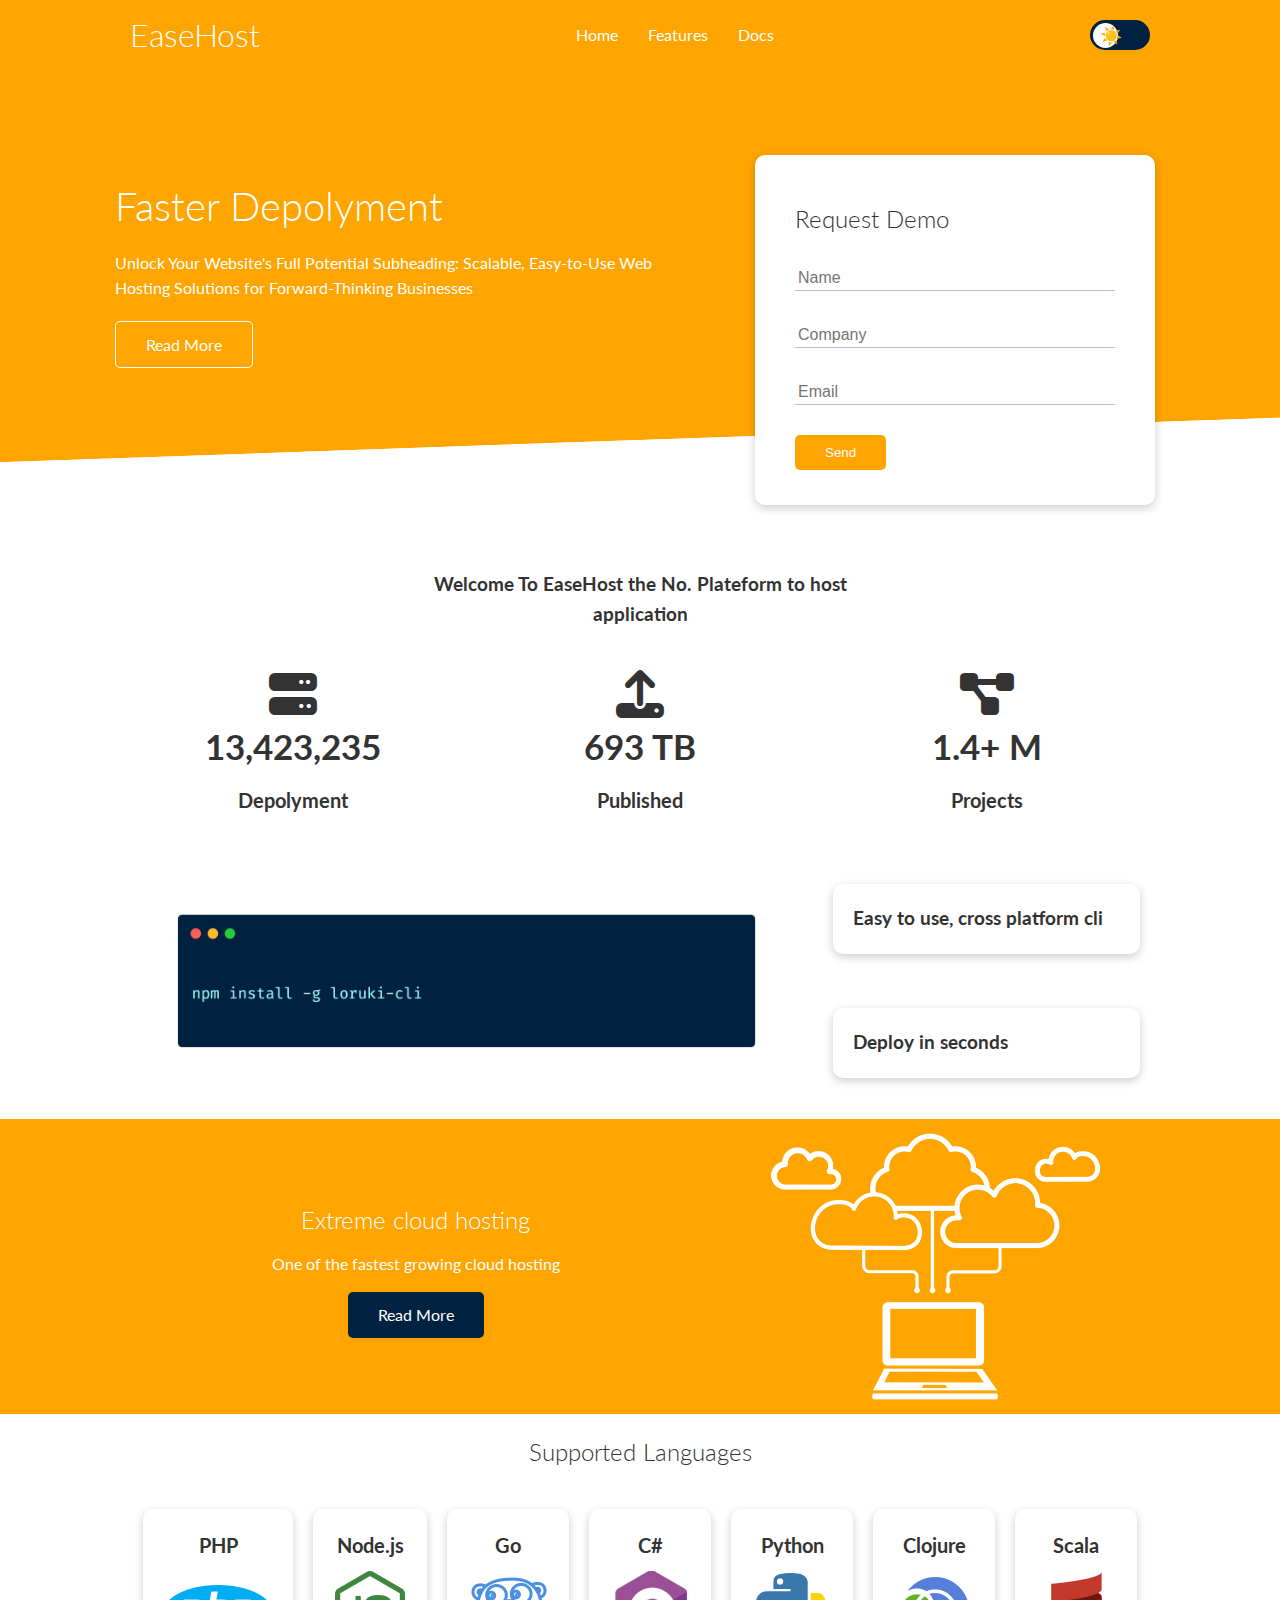
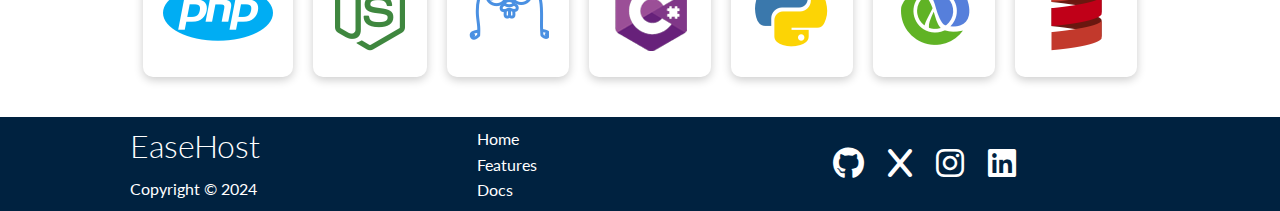
<file: index.html>
<!DOCTYPE html>
<html lang="en">
  <head>
    <meta charset="UTF-8" />
    <meta name="viewport" content="width=device-width, initial-scale=1.0" />
    <link rel="stylesheet" href="css/utilities.css" />
    <link
      rel="stylesheet"
      href="https://cdnjs.cloudflare.com/ajax/libs/font-awesome/6.5.1/css/all.min.css"
    />
    <link rel="stylesheet" href="css/style.css" />
    <title>EaseHost | Cloud hosting</title>
  </head>
  <body>
    <!-- Navbar -->
    <div class="navbar">
      <div class="container flex">
        <h1 class="logo">EaseHost</h1>
        <nav>
          <ul>
            <li><a href="index.html">Home</a></li>
            <li><a href="Features.html">Features</a></li>
            <li><a href="docs.html">Docs</a></li>
          </ul>
        </nav>
        <!-- Dark Mode Toggle Switch with Icons -->
        <div class="toggle-container">
          <input type="checkbox" id="dark-mode-toggle" />
          <label for="dark-mode-toggle" class="toggle">
            <span class="toggle-icon day-icon">☀️</span>
            <span class="toggle-icon night-icon">🌙</span>
          </label>
        </div>
      </div>
    </div>

    <!-- Showcase -->

    <section class="showcase">
      <div class="container grid">
        <div class="showcase-text">
          <h1>Faster Depolyment</h1>
          <p>
            Unlock Your Website's Full Potential Subheading: Scalable,
            Easy-to-Use Web Hosting Solutions for Forward-Thinking Businesses
          </p>

          <a href="features.html" class="btn btn-outline">Read More</a>
        </div>

        <div class="showcase-form card">
          <h2>Request Demo</h2>
          <form action="">
            <div class="form-control">
              <input type="text" name="name" placeholder="Name" required />
            </div>
            <div class="form-control">
              <input
                type="text"
                name="company"
                placeholder="Company"
                required
              />
            </div>
            <div class="form-control">
              <input type="email" name="email" placeholder="Email" required />
            </div>
            <input type="submit" value="Send" class="btn btn-primary" />
          </form>
        </div>
      </div>
    </section>

    <!-- stats -->
    <section class="stats">
      <div class="container">
        <h3 class="stats-heading text-center my-1">
          Welcome To EaseHost the No. Plateform to host application
        </h3>

        <div class="grid grid-3 text-center my-4">
          <div>
            <i class="fas fa-server fa-3x"></i>
            <h3>13,423,235</h3>
            <p class="text-secondary">Depolyment</p>
          </div>
          <div>
            <i class="fas fa-upload fa-3x"></i>
            <h3>693 TB</h3>
            <p class="text-secondary">Published</p>
          </div>
          <div>
            <i class="fas fa-project-diagram fa-3x"></i>
            <h3>1.4+ M</h3>
            <p class="text-secondary">Projects</p>
          </div>
        </div>
      </div>
    </section>

    <!-- cli -->
    <section class="cli">
      <div class="container grid">
        <img src="images/cli.png" alt="" />
        <div class="card">
          <h3>Easy to use, cross platform cli</h3>
        </div>
        <div class="card">
          <h3>Deploy in seconds</h3>
        </div>
      </div>
    </section>

    <!-- Cloud -->
    <section class="cloud bg-primary my-2 py-2">
      <div class="container grid">
        <div class="text-center">
          <h2 class="lg">Extreme cloud hosting</h2>
          <p class="lead my-1">One of the fastest growing cloud hosting</p>
          <a href="features.html" class="btn btn-dark">Read More</a>
        </div>
        <img src="images/cloud.png" alt="" srcset="" />
      </div>
    </section>

    <!-- Languages -->
    <section class="languages">
      <h2 class="md text-center my-2">Supported Languages</h2>
      <div class="container flex">
        <div class="card">
          <h4>PHP</h4>
          <img src="images/logos/php.png" alt="" srcset="" />
        </div>
        <div class="card">
          <h4>Node.js</h4>
          <img src="images/logos/node.png" alt="" srcset="" />
        </div>
        <div class="card">
          <h4>Go</h4>
          <img src="images/logos/go.png" alt="" srcset="" />
        </div>
        <div class="card">
          <h4>C#</h4>
          <img src="images/logos/csharp.png" alt="" srcset="" />
        </div>
        <div class="card">
          <h4>Python</h4>
          <img src="images/logos/python.png" alt="" srcset="" />
        </div>
        <div class="card">
          <h4>Clojure</h4>
          <img src="images/logos/clojure.png" alt="" srcset="" />
        </div>
        <div class="card">
          <h4>Scala</h4>
          <img src="images/logos/scala.png" alt="" srcset="" />
        </div>
      </div>
    </section>

    <!-- Footer -->
    <footer class="footer bg-dark py-5">
      <div class="container grid grid-3">
        <div>
          <h1>EaseHost</h1>
          <p>Copyright &copy; 2024</p>
        </div>
        <nav>
          <ul>
            <li><a href="index.html">Home</a></li>
            <li><a href="features.html">Features</a></li>
            <li><a href="docs.html">Docs</a></li>
          </ul>
        </nav>
        <div class="social">
          <a href="#"><i class="fab fa-github fa-2x"></i></a>
          <a href="#"><i class="fab fa-x fa-2x"></i></a>
          <a href="#"><i class="fab fa-instagram fa-2x"></i></a>
          <a href="#"><i class="fab fa-linkedin fa-2x"></i></a>
        </div>
      </div>
    </footer>

    <script>
      // JavaScript to Toggle Dark Mode
      document
        .getElementById("dark-mode-toggle")
        .addEventListener("change", function () {
          document.body.classList.toggle("dark-mode");

          // Save the current mode to localStorage
          if (document.body.classList.contains("dark-mode")) {
            localStorage.setItem("theme", "dark");
          } else {
            localStorage.setItem("theme", "light");
          }
        });

      // Check and apply the saved theme on page load
      window.onload = function () {
        const savedTheme = localStorage.getItem("theme");
        if (savedTheme === "dark") {
          document.body.classList.add("dark-mode");
          document.getElementById("dark-mode-toggle").checked = true;
        }
      };
    </script>
  </body>
</html>
</file>
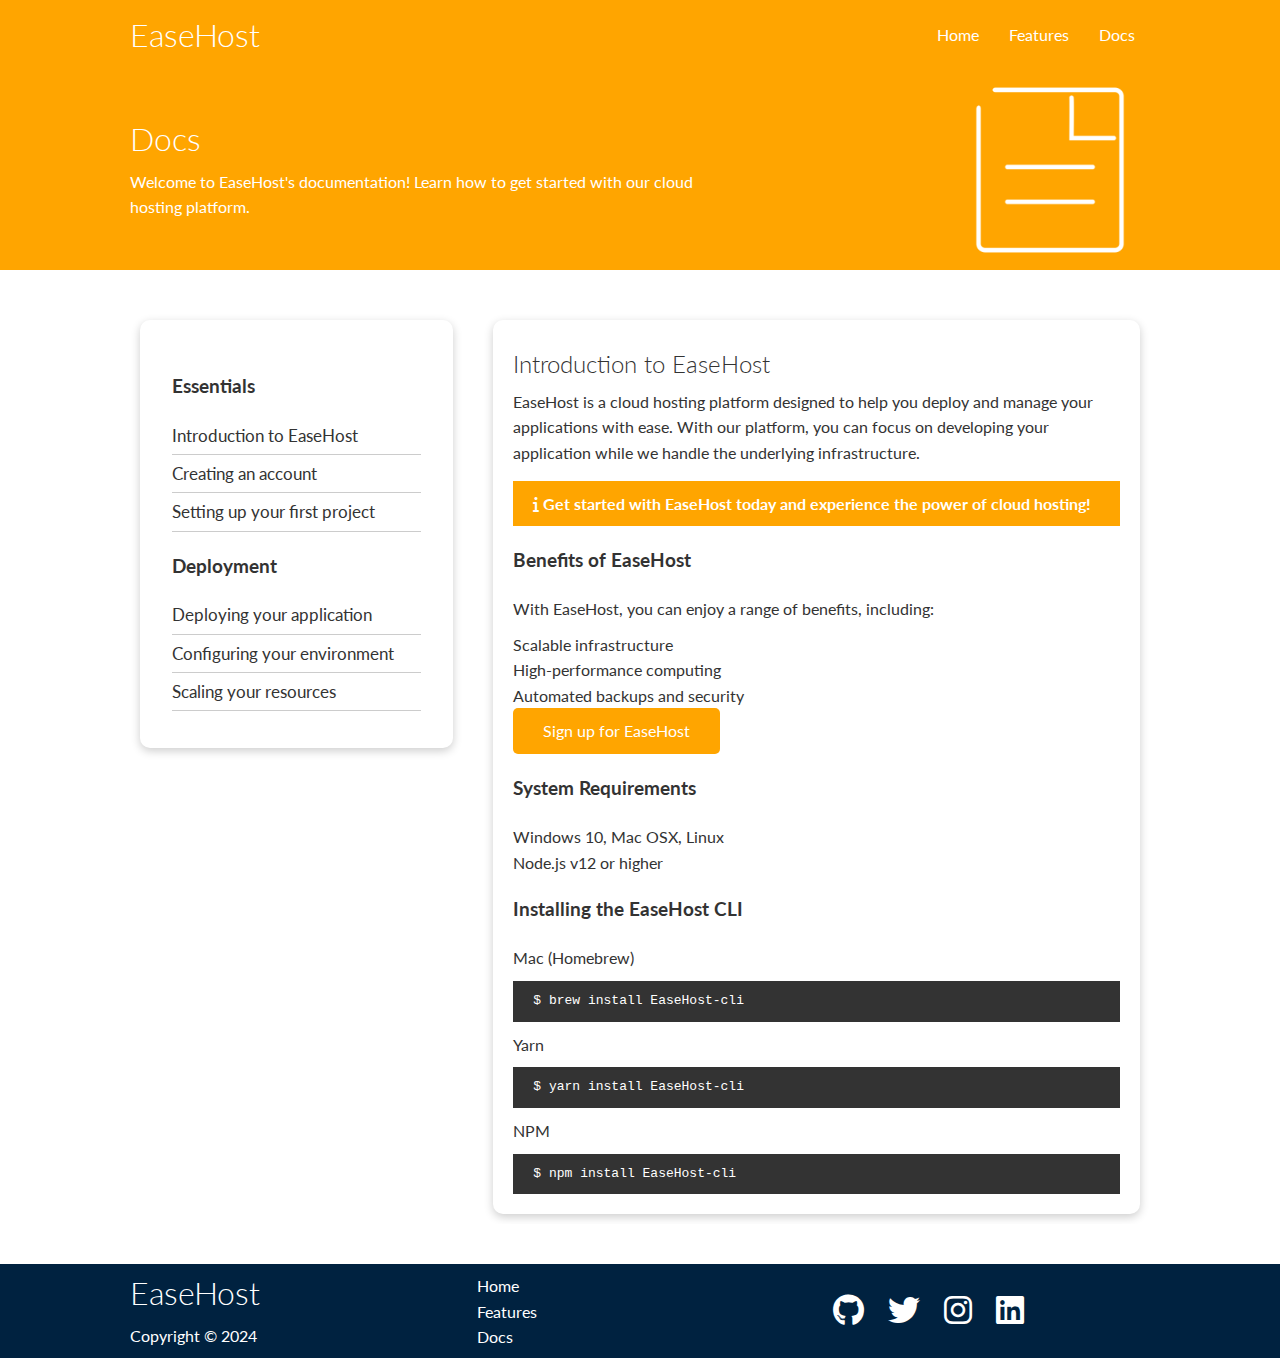
<file: docs.html>
<!DOCTYPE html>
<html lang="en">
  <head>
    <meta charset="UTF-8" />
    <meta name="viewport" content="width=device-width, initial-scale=1.0" />
    <link rel="stylesheet" href="css/utilities.css" />
    <link
      rel="stylesheet"
      href="https://cdnjs.cloudflare.com/ajax/libs/font-awesome/6.5.1/css/all.min.css"
    />
    <link rel="stylesheet" href="css/style.css" />
    <title>EaseHost | Cloud hosting</title>
  </head>

  <body>
    <!--
      @section Navbar
      @description The navigation bar at the top of the page
    -->
    <div class="navbar">
      <div class="container flex">
        <h1 class="logo">EaseHost</h1>
        <nav>
          <ul>
            <li><a href="index.html">Home</a></li>
            <li><a href="features.html">Features</a></li>
            <li><a href="docs.html">Docs</a></li>
          </ul>
        </nav>
      </div>
    </div>

    <!--
      @section Head
      @description The header section of the documentation page
    -->
    <section class="docs-head bg-primary py-3">
      <div class="container grid">
        <div>
          <h1 class="xl">Docs</h1>
          <p>
            Welcome to EaseHost's documentation! Learn how to get started with our cloud hosting platform.
          </p>
        </div>
        <img src="images/docs.png" alt="Documentation overview image" />
      </div>
    </section>

    <!--
      @section Docs Main
      @description The main documentation content
    -->
    <section class="docs-main my-4">
      <div class="container grid">
        <!--
          @subsection Essentials
          @description The essential documentation for getting started with EaseHost
        -->
        <div class="card bg-light p-3">
          <h3 class="my-2">Essentials</h3>
          <nav>
            <ul>
              <li><a href="#">Introduction to EaseHost</a></li>
              <li><a href="#">Creating an account</a></li>
              <li><a href="#">Setting up your first project</a></li>
            </ul>
          </nav>

          <!--
            @subsection Deployment
            @description The deployment documentation for EaseHost
          -->
          <h3 class="my-2">Deployment</h3>
          <nav>
            <ul>
              <li><a href="#">Deploying your application</a></li>
              <li><a href="#">Configuring your environment</a></li>
              <li><a href="#">Scaling your resources</a></li>
            </ul>
          </nav>
        </div>

        <!--
          @subsection Introduction
          @description The introduction to EaseHost documentation
        -->
        <div class="card">
          <h2>Introduction to EaseHost</h2>
          <p>
            EaseHost is a cloud hosting platform designed to help you deploy and manage your applications with ease. With our platform, you can focus on developing your application while we handle the underlying infrastructure.
          </p>
          <div class="alert alert-success">
            <i class="fas fa-info"></i> Get started with EaseHost today and experience the power of cloud hosting!
          </div>
          <h3>Benefits of EaseHost</h3>
          <p>With EaseHost, you can enjoy a range of benefits, including:</p>
          <ul>
            <li>Scalable infrastructure</li>
            <li>High-performance computing</li>
            <li>Automated backups and security</li>
          </ul>
          <a href="#" class="btn btn-primary">Sign up for EaseHost</a>

          <!--
            @subsection Requirements
            @description The system requirements for EaseHost
          -->
          <h3>System Requirements</h3>
          <ul>
            <li>Windows 10, Mac OSX, Linux</li>
            <li>Node.js v12 or higher</li>
          </ul>

          <!--
            @subsection Installation
            @description The installation instructions for EaseHost CLI
          -->
          <h3>Installing the EaseHost CLI</h3>
          <p>Mac (Homebrew)</p>
          <pre><code>$ brew install EaseHost-cli</code></pre>
          <p>Yarn</p>
          <pre><code>$ yarn install EaseHost-cli</code></pre>
          <p>NPM</p>
          <pre><code>$ npm install EaseHost-cli</code></pre>
        </div>
      </div>
    </section>

    <!-- Footer -->
    <footer class="footer bg-dark py-5">
      <div class="container grid grid-3">
        <div>
          <h1>EaseHost</h1>
          <p>Copyright &copy; 2024</p>
        </div>
        <nav>
          <ul>
            <li><a href="index.html">Home</a></li>
            <li><a href="features.html">Features</a></li>
            <li><a href="docs.html">Docs</a></li>
          </ul>
        </nav>
        <div class="social">
          <a href="#"><i class="fab fa-github fa-2x"></i></a>
          <a href="#"><i class="fab fa-twitter fa-2x"></i></a>
          <a href="#"><i class="fab fa-instagram fa-2x"></i></a>
          <a href="#"><i class="fab fa-linkedin fa-2x"></i></a>
        </div>
      </div>
    </footer>
  </body>
</html>
</file>
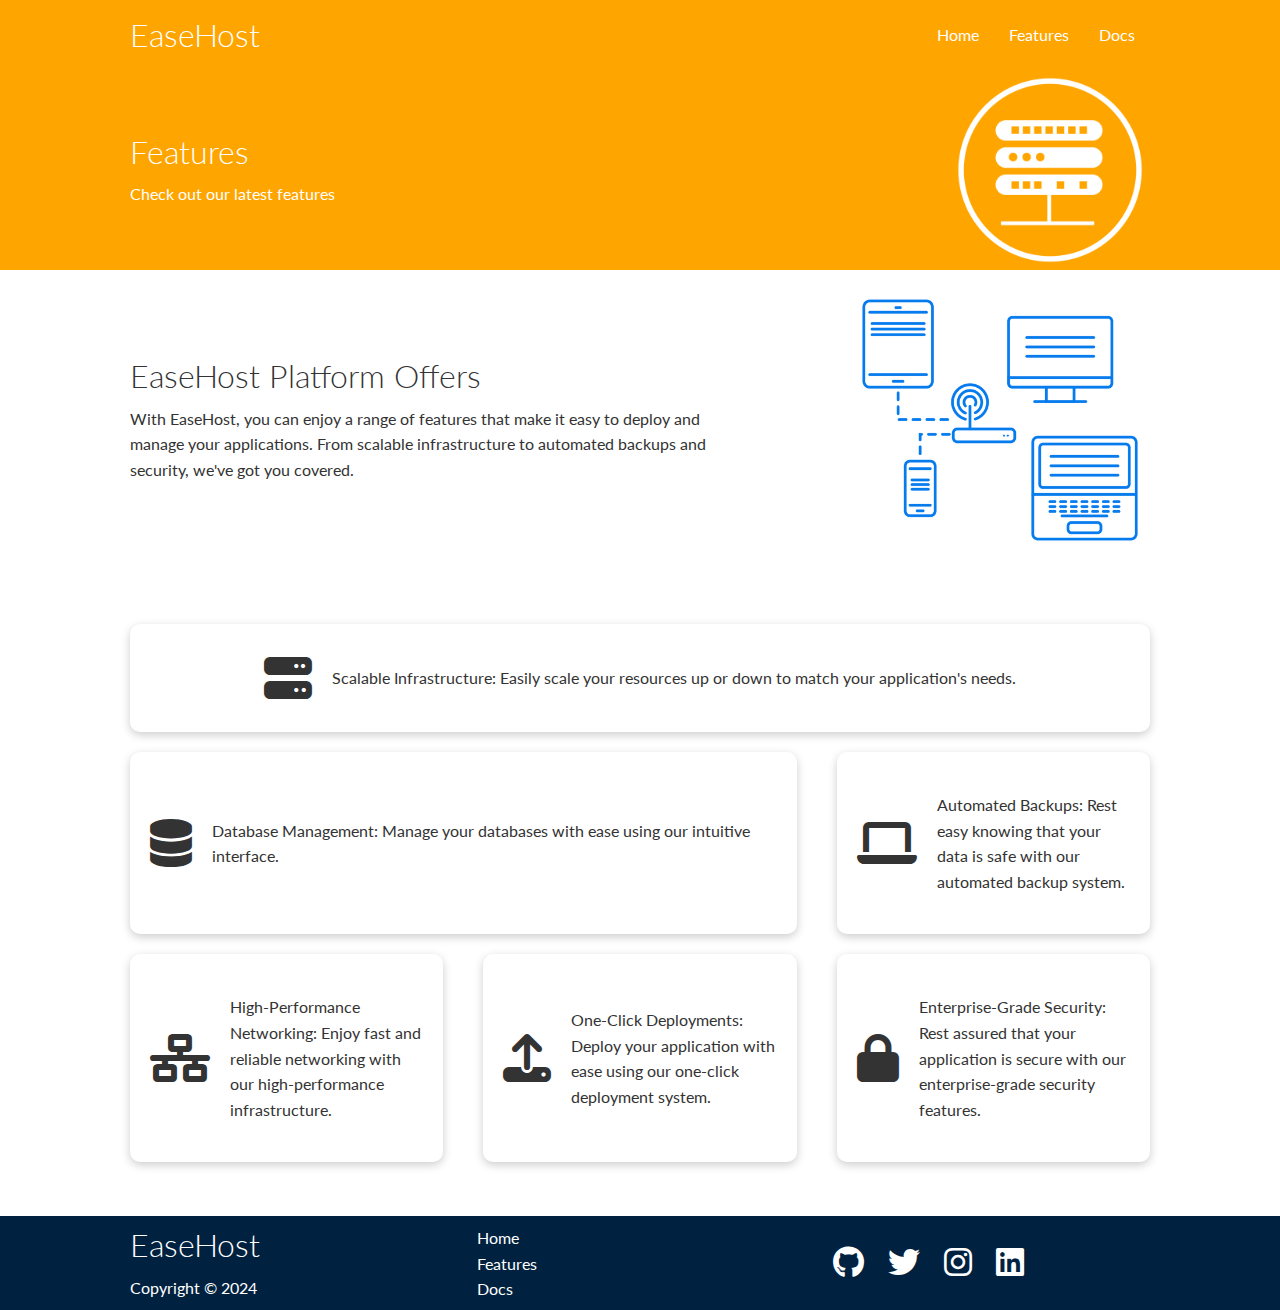
<file: features.html>
<!DOCTYPE html>
<html lang="en">
  <head>
    <meta charset="UTF-8" />
    <meta name="viewport" content="width=device-width, initial-scale=1.0" />
    <link rel="stylesheet" href="css/utilities.css" />
    <link
      rel="stylesheet"
      href="https://cdnjs.cloudflare.com/ajax/libs/font-awesome/6.5.1/css/all.min.css"
    />
    <link rel="stylesheet" href="css/style.css" />
    <title>EaseHost | Cloud Hosting</title>
  </head>

  <body>
    <!-- Navbar -->
    <div class="navbar">
      <div class="container flex">
        <h1 class="logo">EaseHost</h1>
        <nav>
          <ul>
            <li><a href="index.html">Home</a></li>
            <li><a href="features.html">Features</a></li>
            <li><a href="docs.html">Docs</a></li>
          </ul>
        </nav>
      </div>
    </div>

    <!-- Head -->
    <section class="features-head bg-primary py-3">
      <div class="container grid">
        <div>
          <h1 class="xl">Features</h1>
          <p>Check out our latest features</p>
        </div>
        <img src="images/server.png" alt="EaseHost server features" />
      </div>
    </section>

    <!-- Sub Head -->
    <section class="features-sub-head bg-light py-3">
      <div class="container grid">
        <div>
          <h1 class="xl">EaseHost Platform Offers</h1>
          <p>
            With EaseHost, you can enjoy a range of features that make it easy to deploy and manage your applications. From scalable infrastructure to automated backups and security, we've got you covered.
          </p>
        </div>
        <img src="images/server2.png" alt="EaseHost platform offerings" />
      </div>
    </section>

    <!-- Features Main -->
    <section class="features-main my-2">
      <div class="container grid grid-3">
        <div class="card flex">
          <i class="fas fa-server fa-3x"></i>
          <p>
            Scalable Infrastructure: Easily scale your resources up or down to match your application's needs.
          </p>
        </div>
        <div class="card flex">
          <i class="fas fa-database fa-3x"></i>
          <p>
            Database Management: Manage your databases with ease using our intuitive interface.
          </p>
        </div>
        <div class="card flex">
          <i class="fas fa-laptop fa-3x"></i>
          <p>
            Automated Backups: Rest easy knowing that your data is safe with our automated backup system.
          </p>
        </div>
        <div class="card flex">
          <i class="fas fa-network-wired fa-3x"></i>
          <p>
            High-Performance Networking: Enjoy fast and reliable networking with our high-performance infrastructure.
          </p>
        </div>
        <div class="card flex">
          <i class="fas fa-upload fa-3x"></i>
          <p>
            One-Click Deployments: Deploy your application with ease using our one-click deployment system.
          </p>
        </div>
        <div class="card flex">
          <i class="fas fa-lock fa-3x"></i>
          <p>
            Enterprise-Grade Security: Rest assured that your application is secure with our enterprise-grade security features.
          </p>
        </div>
      </div>
    </section>

    <!-- Footer -->
    <footer class="footer bg-dark py-5">
      <div class="container grid grid-3">
        <div>
          <h1>EaseHost</h1>
          <p>Copyright &copy; 2024</p>
        </div>
        <nav>
          <ul>
            <li><a href="index.html">Home</a></li>
            <li><a href="features.html">Features</a></li>
            <li><a href="docs.html">Docs</a></li>
          </ul>
        </nav>
        <div class="social">
          <a href="#"><i class="fab fa-github fa-2x"></i></a>
          <a href="#"><i class="fab fa-twitter fa-2x"></i></a>
          <a href="#"><i class="fab fa-instagram fa-2x"></i></a>
          <a href="#"><i class="fab fa-linkedin fa-2x"></i></a>
        </div>
      </div>
    </footer>
  </body>
</html>
</file>
<file: css/utilities.css>
/* Utilities */
body {
    transition: background-color 0.3s ease, color 0.3s ease;
}  

.container {
    max-width: 1100px;
    margin: 0 auto;
    overflow: auto;
    padding: 0 40px;
}

.card {
    background-color: var(--light-color);
    color: #333;
    border-radius: 10px;
    box-shadow: 0 3px 10px rgba(0, 0, 0, 0.2);
    padding: 20px;
    margin: 10px;
}

.btn {
    display: inline-block;
    padding: 10px 30px;
    cursor: pointer;
    background-color: var(--primary-color);
    color: var(--light-color);
    border: none;
    border-radius: 5px;
}

.btn-outline {
    background-color: transparent;
    border: 1px var(--light-color) solid;
}

.btn:hover {
    transform: scale(0.98);
    box-shadow: 0 3px 10px rgba(0, 0, 0, 0.2);
}

/* Backgrounds & Colored Buttons */
.bg-primary,
.btn-primary {
    background-color: var(--primary-color);
    color: var(--light-color);
}

.bg-secondary,
.btn-secondary {
    background-color: var(--secondary-color);
    color: var(--light-color);
}

.bg-dark,
.btn-dark {
    background-color: var(--dark-color);
    color: var(--light-color);
}

.bg-primary a,
.btn-primary a,
.bg-secondary a,
.btn-secondary a,
.bg-dark a,
.btn-dark a {
    color: var(--light-color);
}

/* Text Alignment */
.text-center {
    text-align: center;
}

/* Alert */
.alert {
    background-color: var(--primary-color);
    padding: 10px 20px;
    font-weight: bold;
    margin: 15px 0;
    color: #fff;
}

/* Flexbox */
.flex {
    display: flex;
    justify-content: center;
    align-items: center;
    height: 100%;
}

/* Grid */
.grid {
    display: grid;
    grid-template-columns: 1.5fr 1fr;
    gap: 20px;
    justify-content: center;
    align-items: center;
    height: 100%;
}

.grid-3 {
    grid-template-columns: repeat(3, 1fr);
}

/* Dark Mode Styles */
body.dark-mode {
    background-color: #121212;
    color: #f5f5f5;
  }
  
  body.dark-mode .navbar {
    background-color: var(--dark-color);
  }
  
  body.dark-mode .card {
    background-color: #1f1f1f;
    color: #f5f5f5;
  }
  
  body.dark-mode .btn {
    background-color: #333;
    color: #fff;
}
  
  /* Add more styles to handle dark mode for other elements */  

/* Toggle Switch Container */
.toggle-container {
    position: relative;
    display: flex;
    align-items: center;
  }
  
  /* Hide the Default Checkbox */
  .toggle-container input[type="checkbox"] {
    display: none;
  }
  
  /* Toggle Switch Style */
  .toggle {
    width: 60px;
    height: 30px;
    background-color: var(--dark-color);
    border-radius: 30px;
    position: relative;
    cursor: pointer;
    transition: background-color 0.3s ease;
    display: flex;
    align-items: center;
    justify-content: space-between;
    padding: 0 5px;
  }
  
  /* Toggle Knob */
  .toggle::before {
    content: "";
    width: 25px;
    height: 25px;
    background-color: #fff;
    border-radius: 50%;
    position: absolute;
    top: 2.5px;
    left: 2.5px;
    transition: transform 0.3s ease;
  }
  
  /* Switch ON (Dark Mode) */
  input[type="checkbox"]:checked + .toggle {
    background-color: orange;
  }
  
  /* Move the Knob to the Right when Checked */
  input[type="checkbox"]:checked + .toggle::before {
    transform: translateX(30px);
  }
  
  /* Icon Styles */
  .toggle-icon {
    font-size: 18px;
    display: none;
    position: absolute;
  }
  
  .day-icon {
    left: 10px;
    color: orange;
  }
  
  .night-icon {
    right: 10px;
    color: #fff;
  }
  
  /* Show/Hide Icons */
  input[type="checkbox"]:checked + .toggle .day-icon {
    display: none;
  }
  
  input[type="checkbox"]:checked + .toggle .night-icon {
    display: block;
  }
  
  .toggle .day-icon {
    display: block;
  }
  
  .toggle .night-icon {
    display: none;
  }
  
  /* Dark Mode Styles */
  body.dark-mode .toggle {
    background-color: orange;
  }
  

/* Margin */
.my-1 { margin: 1rem 0; }
.my-2 { margin: 1.5rem 0; }
.my-3 { margin: 2rem 0; }
.my-4 { margin: 2.5rem 0; }
.my-5 { margin: 3rem 0; }

.m-1 { margin: 1rem; }
.m-2 { margin: 1.5rem; }
.m-3 { margin: 2rem; }
.m-4 { margin: 2.5rem; }
.m-5 { margin: 3rem; }

/* Padding */
.p-1 { padding: 1rem; }
.p-2 { padding: 1.5rem; }
.p-3 { padding: 2rem; }
.p-4 { padding: 2.5rem; }
.p-5 { padding: 3rem; }
</file>
<file: css/style.css>
@import url("https://fonts.googleapis.com/css2?family=Lato:ital,wght@0,100;0,300;0,400;0,700;0,900;1,100;1,300;1,400;1,700;1,900&display=swap");

:root {
    --primary-color: orange;
    --secondary-color: rgb(221, 184, 116);
    --dark-color: #002240;
    --light-color: #fff;
    --success-color: #5cb85c;
}

* {
  box-sizing: border-box;
  padding: 0;
  margin: 0;
}

body {
  font-family: "Lato", sans-serif;
  color: #333;
  line-height: 1.6;
}

/* Navbar */


ul {
  list-style-type: none;
}

a {
  text-decoration: none;
  color: #333;
}

h1,
h2 {
  font-weight: 300;
  line-height: 1.2;
  margin: 10px 0;
}

p {
  margin: 10px 0;
}

img {
  width: 100%;
}

code, pre {
    background-color: #333;
    color: #fff;
    padding: 10px;
}

.navbar {
  background-color: var(--primary-color);
  color: #fff;
  height: 70px;
}

.navbar ul {
    display: flex;
}

.navbar a {
    color: #fff;
    padding: 10px;
    margin: 0 5px;
}

.navbar a:hover {
    border-bottom: 2px #fff solid;
}

.navbar .flex {
    justify-content: space-between;
}

/* Showcase */

.showcase {
    height: 400px;
    background-color: var(--primary-color);
    color: #fff;
    position: relative;

}

.showcase h1 {
    font-size: 40px;
}

.showcase p {
    margin: 20px 0;
}

.showcase .grid {
    overflow: visible;
    grid-template-columns: 55% 45%;
    gap: 30px;
}

.showcase-text {
    animation: slidInFromLeft 1.5s ease-in;
}

.showcase-form {
    position: relative;
    top: 60px;
    height: 350px;
    width: 400px;
    padding: 40px;
    z-index: 100;
    justify-self: flex-end;
    animation: slidInFromRight 1.5s ease-in;
}

.showcase-form .form-control {
    margin: 30px 0;
}

.showcase-form input[type='text'],
.showcase-form input[type='email'] {
    border: 0;
    border-bottom: 1px solid #b4becb;
    width: 100%;
    padding: 3px;
    font-size: 16px;
}

.showcase-form input:focus {
    outline: none;
}

.showcase::before,
.showcase::after {
    content: '';
    position: absolute;
    height: 100px;
    bottom: -70px;
    left: 0;
    right: 0;
    background-color: #fff;
    transform: skewY(-2deg);
}

/* Stats */
.stats {
    padding-top: 100px;
    animation: slidInFromBottom 1.5s ease-in;
}


.stats-heading {
    max-width: 500px;
    margin: auto;
}


.stats .grid h3 {
    font-size: 35px;
}

.stats .grid p {
    font-size: 20px;
    font-weight: bold;
}

.cli .grid {
    grid-template-columns: repeat(3, 1fr);
    grid-template-rows: repeat(2, 1fr);
}

.cli .grid >*:first-child {
    grid-column: 1 / span 2;
    grid-row: 1 / span 2;
}

/* Cloud */
.cloud .grid {
    grid-template-columns: 4fr 3fr;
} 

/* Languages */

.languages .flex {
    flex-wrap: wrap;
}

.languages .card {
    text-align: center;
    margin: 18px 10px 40px;
    transition: transform 0.2s ease-in;
}

.languages .card h4 {
    font-size: 20px;
    margin-bottom: 10px;
}

.languages .card:hover {
    transform: translateY(-15px);
}

/* Features */
.features-head img,
.docs-head img {
    width: 200px;
    justify-self: flex-end;
}

.features-sub-head img {
    width: 300px;
    justify-self: flex-end;
}

.features-sub-head img {
    width: 300px;
    justify-self: flex-end;
}

.features-main .card > i {
    margin-right: 20px;
}

.features-main .grid {
    padding: 30px;
}

.features-main .grid > *:first-child {
    grid-column: 1 / span 3;
}

.features-main .grid > *:nth-child(2) {
    grid-column: 1 / span 2;
}

/* Docs */
.docs-main h3 {
    margin: 20px 0;
}

.docs-main .grid {
    grid-template-columns: 1fr 2fr;
    align-items: flex-start;
}

.docs-main nav li {
    font-size: 17px;
    padding-bottom: 5px;
    margin-bottom: 5px;
    border-bottom: 1px #ccc solid;
}

/* Footer */
.footer .social a {
    margin: 0 10px;
}

/* Animations */
@keyframes slidInFromLeft {
    0% {
        transform: translateX(-100%);
    }

    100% {
        transform: translateX(0);
    }
}

@keyframes slidInFromRight {
    0% {
        transform: translateX(100%);
    }

    100% {
        transform: translateX(0);
    }
}

@keyframes slidInFromTop {
    0% {
        transform: translateY(-100%);
    }

    100% {
        transform: translateY(0);
    }
}

@keyframes slidInFromBottom {
    0% {
        transform: translateY(100%);
    }

    100% {
        transform: translateX(0);
    }
}

/* Tans and under */
@media(max-width: 768px) {
    .grid,
    .showcase .grid,
    .stats .grid,
    .cli .grid,
    .cloud .grid,
    .features-main .grid,
    .docs-main .grid {
        grid-template-columns: 1fr;
        grid-template-rows: 1fr;
    }

    .showcase {
        height: auto;
    }

    .showcase-text {
        text-align: center;
        margin-top: 40px;
    }

    .showcase-form {
        justify-self: center;
        margin: auto;
    }

    .cli .grid > *:first-child {
        grid-column: 1;
        grid-row: 1;
    }

    .features-head,
    .features-sub-head,
    .docs-head {
        text-align: center;
    }

    .features-head img,
    .features-sub-head img,
    .docs-head img {
        justify-self: center;
    }

    .features-main .grid > *:first-child,
    .features-main .grid > *:nth-child(2) {
        grid-column: 1;
    }
}

/* Mobile */
@media (max-width: 500px) {
    .navbar {
        height: 110px;
    }

    .navbar .flex {
        flex-direction: column;
    }

    .navbar ul {
        padding: 10px;
        background-color: rgba(0, 0, 0, 0.1);
    }
}
</file>
